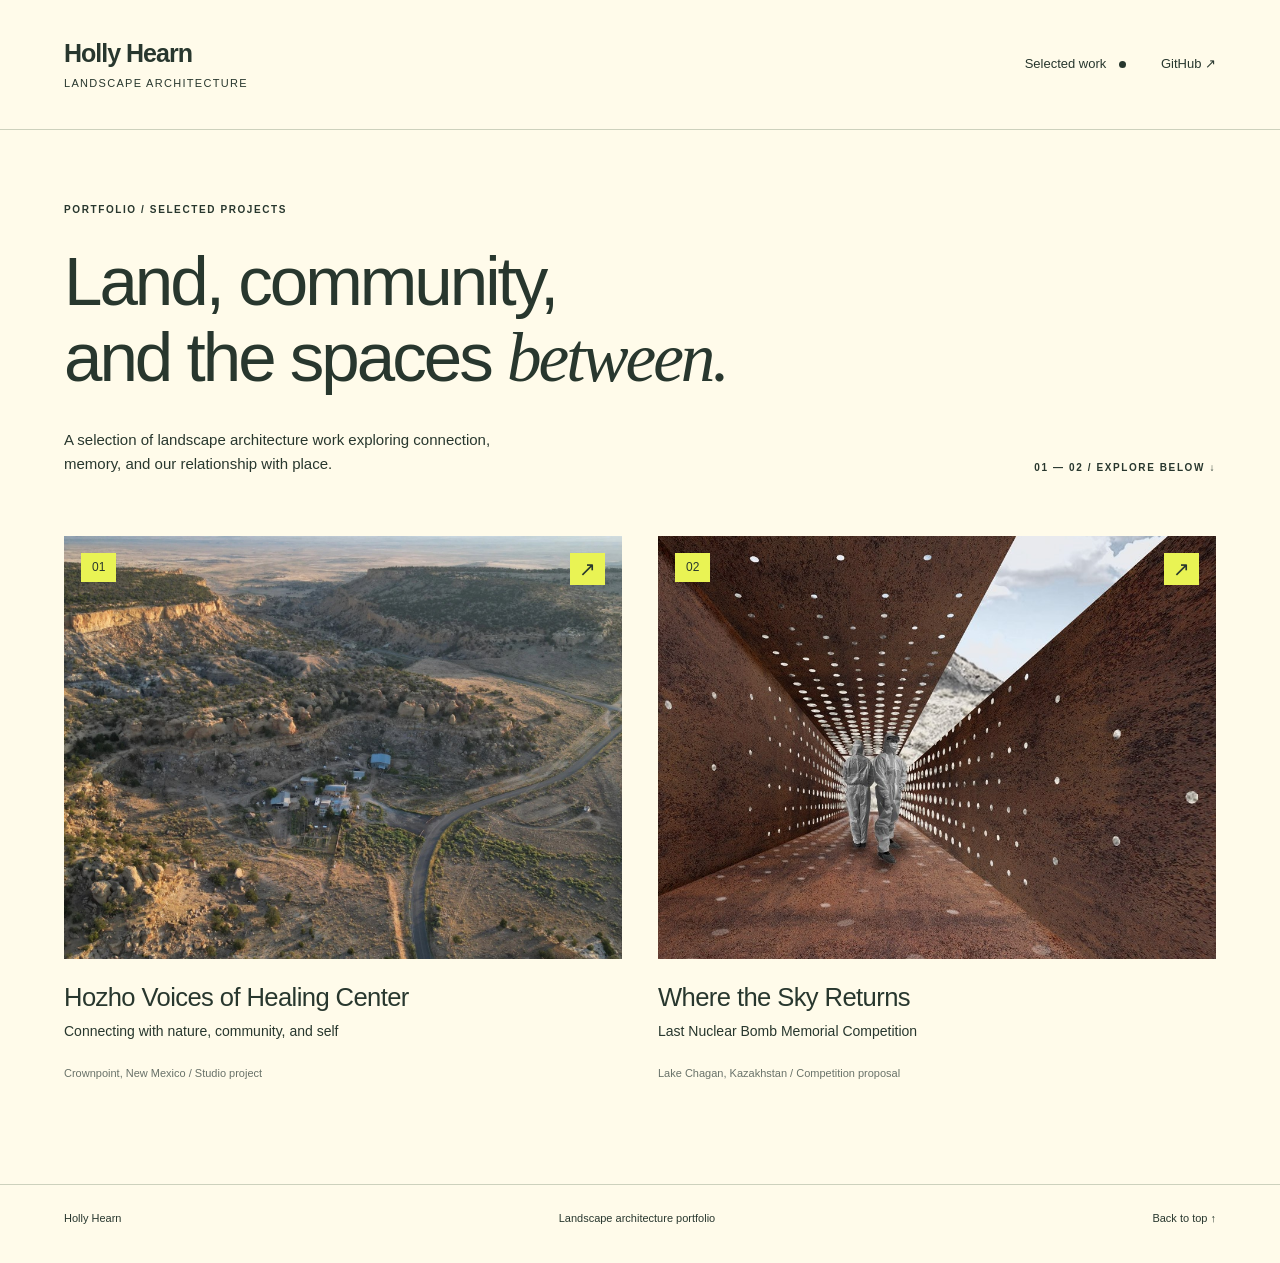
<file: index.html>
<!doctype html>
<html lang="en">
<head>
  <meta charset="utf-8">
  <meta name="viewport" content="width=device-width, initial-scale=1">
  <meta name="description" content="Selected landscape architecture projects by Holly Hearn.">
  <title>Holly Hearn — Selected Work</title>
  <link rel="stylesheet" href="styles.css">
</head>
<body>
  <a class="skip" href="#main">Skip to content</a>
  <header class="header"><a class="wordmark" href="index.html">Holly Hearn<span>Landscape architecture</span></a><nav aria-label="Main"><a href="index.html" aria-current="page">Selected work <span class="dot"></span></a><a href="https://github.com/hollyhearn">GitHub ↗</a></nav></header>
  <main id="main">
    <section class="intro"><p class="eyebrow">Portfolio / Selected projects</p><h1>Land, community,<br>and the spaces <em>between.</em></h1><div class="intro-bottom"><p>A selection of landscape architecture work exploring connection, memory, and our relationship with place.</p><span class="index-label">01 — 02 / Explore below ↓</span></div></section>
    <section class="project-grid" aria-label="Selected projects">
      <a class="project-card" href="hozho.html"><div class="card-image"><img src="assets/hozho-landscape.jpg" alt="The landscape surrounding Hozho Voices of Healing Center near Crownpoint, New Mexico" width="1960" height="1112"><span class="image-number">01</span><span class="image-arrow" aria-hidden="true">↗</span></div><div class="card-copy"><h2>Hozho Voices of Healing Center</h2><p>Connecting with nature, community, and self</p><span>Crownpoint, New Mexico / Studio project</span></div></a>
      <a class="project-card" href="where-the-sky-returns.html"><div class="card-image sky-cover"><img src="assets/sky-view-3.jpg" alt="A memorial passage with perforated steel walls opening toward the sky" width="946" height="1267"><span class="image-number">02</span><span class="image-arrow" aria-hidden="true">↗</span></div><div class="card-copy"><h2>Where the Sky Returns</h2><p>Last Nuclear Bomb Memorial Competition</p><span>Lake Chagan, Kazakhstan / Competition proposal</span></div></a>
    </section>
  </main>
  <footer><span>Holly Hearn</span><span>Landscape architecture portfolio</span><a href="#top" onclick="window.scrollTo({top:0,behavior:'smooth'});return false">Back to top ↑</a></footer>
</body>
</html>
</file>
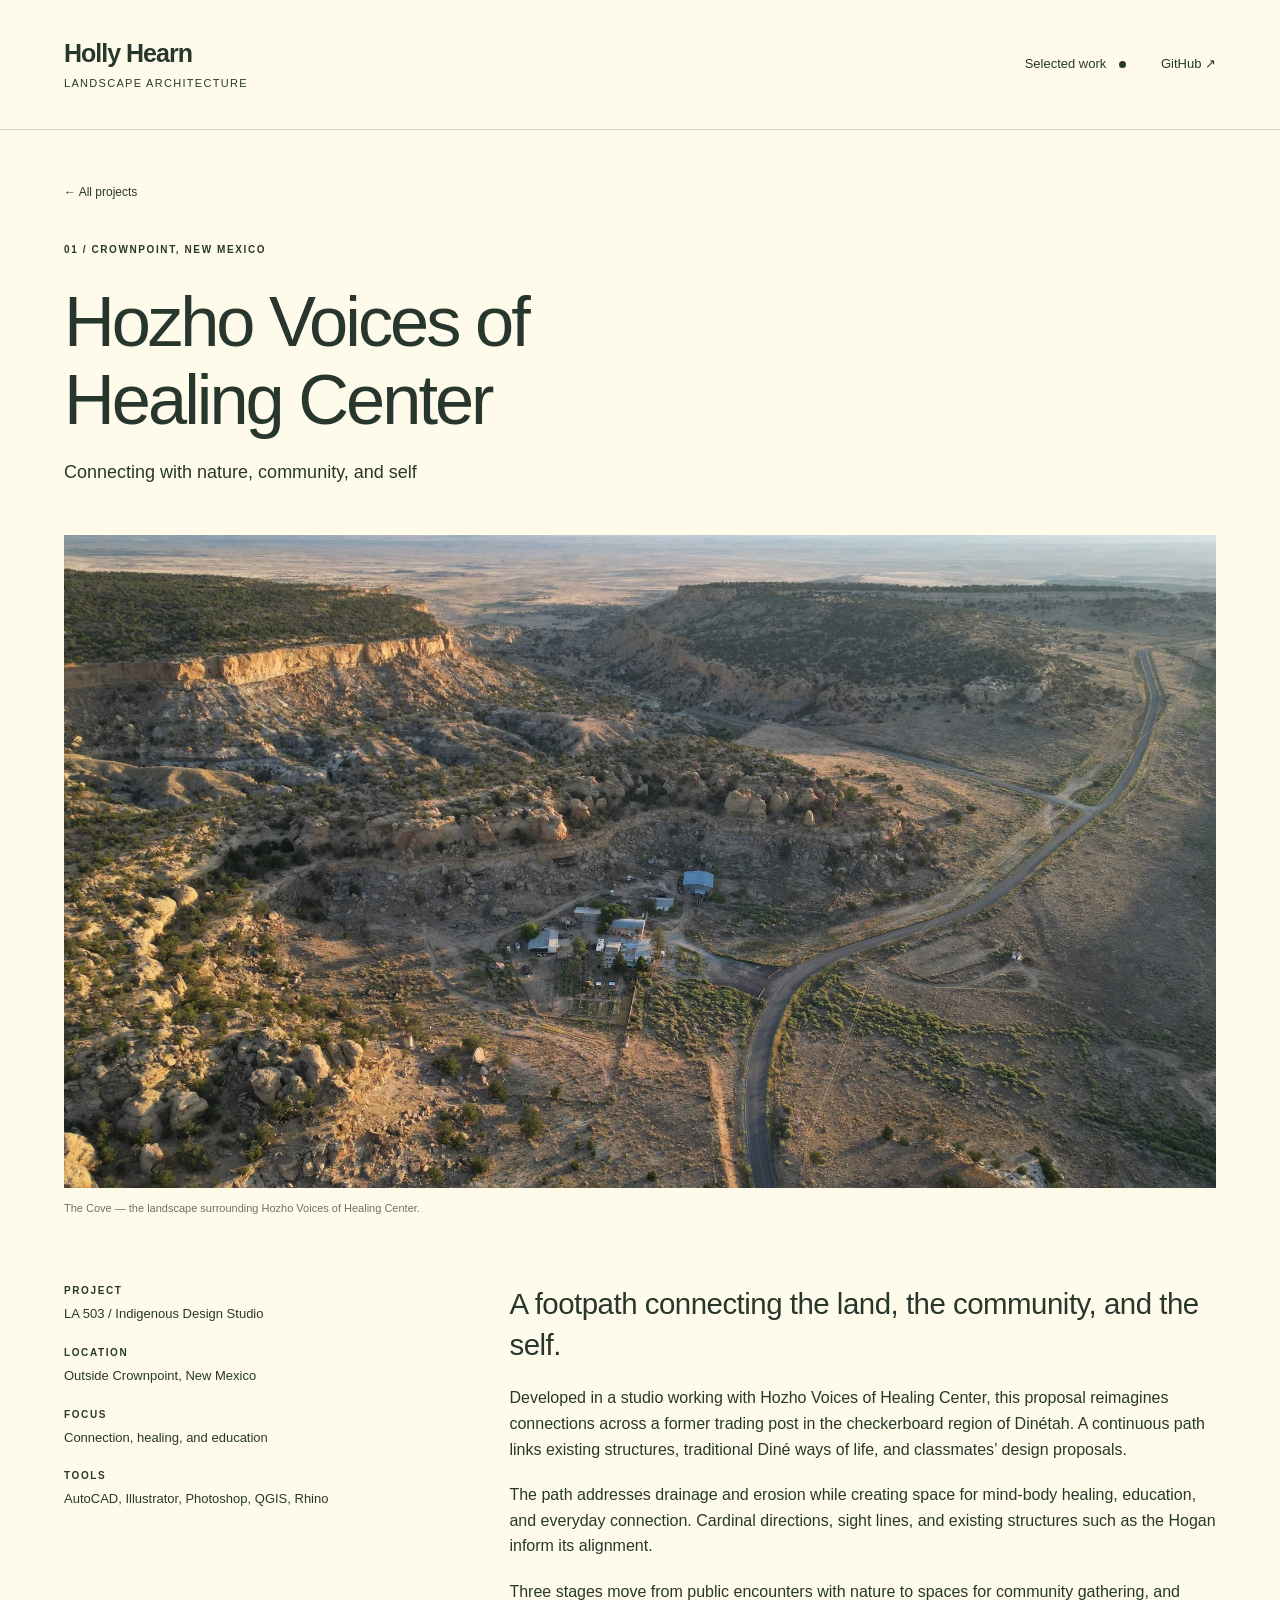
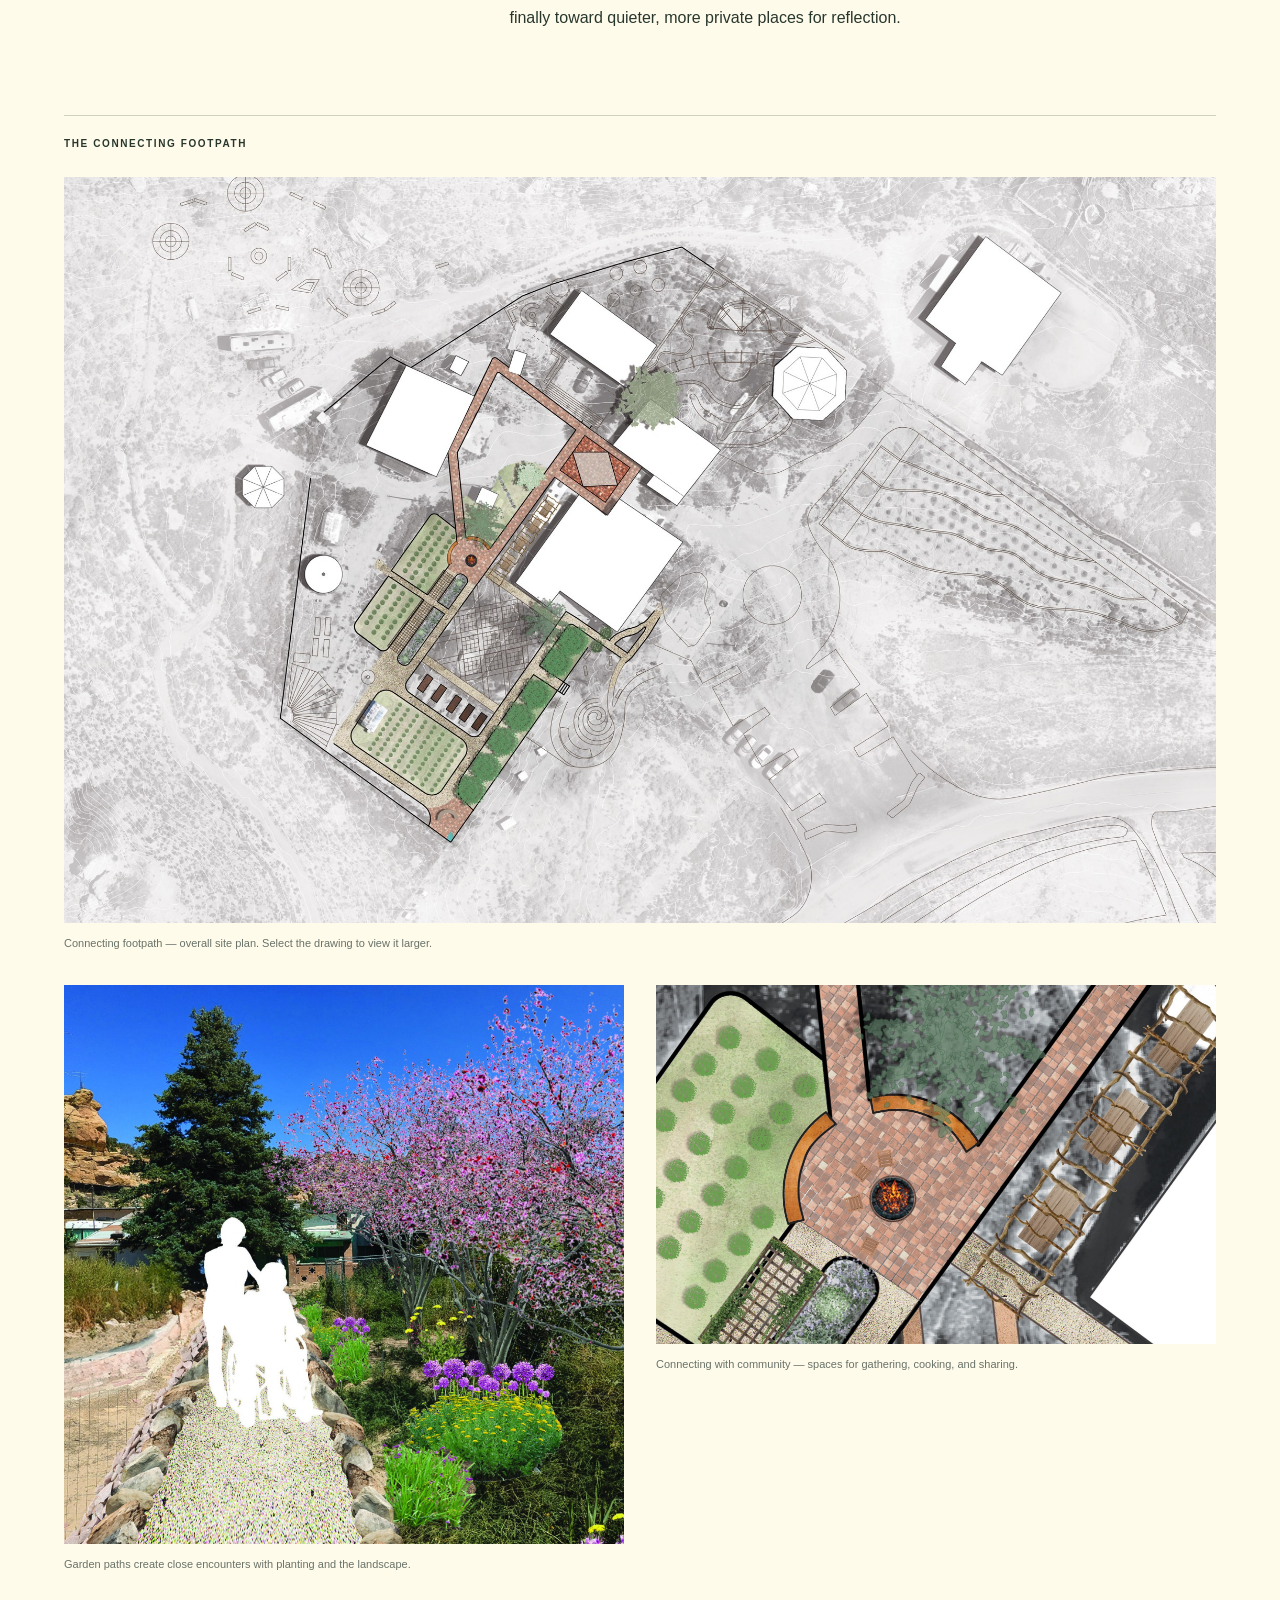
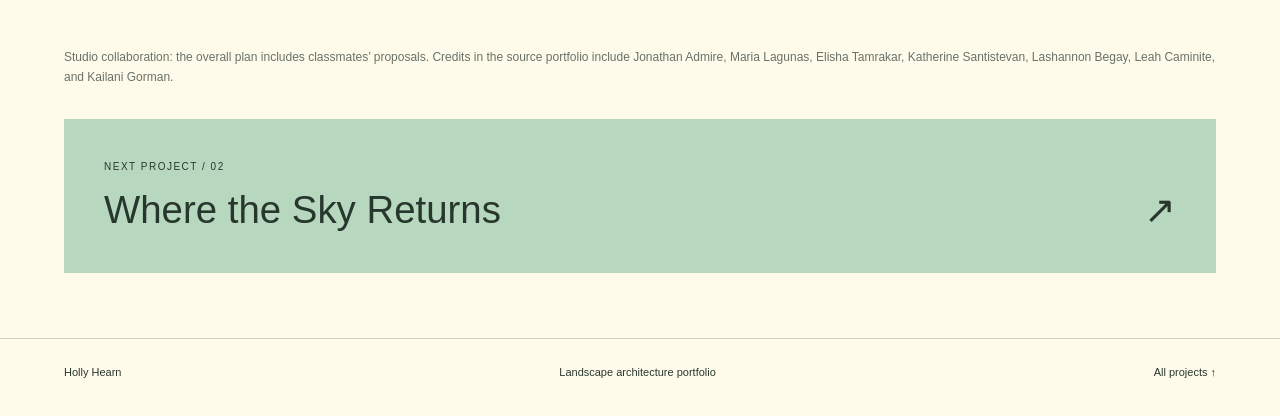
<file: hozho.html>
<!doctype html>
<html lang="en"><head><meta charset="utf-8"><meta name="viewport" content="width=device-width, initial-scale=1"><meta name="description" content="A connecting footpath for Hozho Voices of Healing Center, a landscape architecture studio proposal by Holly Hearn."><title>Hozho Voices of Healing Center — Holly Hearn</title><link rel="stylesheet" href="styles.css"></head>
<body><a class="skip" href="#main">Skip to content</a><header class="header"><a class="wordmark" href="index.html">Holly Hearn<span>Landscape architecture</span></a><nav aria-label="Main"><a href="index.html">Selected work <span class="dot"></span></a><a href="https://github.com/hollyhearn">GitHub ↗</a></nav></header>
<main id="main"><section class="project-heading"><a class="back" href="index.html">← All projects</a><p class="eyebrow">01 / Crownpoint, New Mexico</p><h1>Hozho Voices of<br>Healing Center</h1><p class="subtitle">Connecting with nature, community, and self</p></section>
<figure class="project-hero"><img src="assets/hozho-landscape.jpg" alt="An aerial view of the Cove and the landscape surrounding the healing center" width="1960" height="1112"><figcaption>The Cove — the landscape surrounding Hozho Voices of Healing Center.</figcaption></figure>
<section class="project-story" aria-label="About the project"><dl class="meta"><div><dt>Project</dt><dd>LA 503 / Indigenous Design Studio</dd></div><div><dt>Location</dt><dd>Outside Crownpoint, New Mexico</dd></div><div><dt>Focus</dt><dd>Connection, healing, and education</dd></div><div><dt>Tools</dt><dd>AutoCAD, Illustrator, Photoshop, QGIS, Rhino</dd></div></dl><div class="story"><p class="lead">A footpath connecting the land, the community, and the self.</p><p>Developed in a studio working with Hozho Voices of Healing Center, this proposal reimagines connections across a former trading post in the checkerboard region of Dinétah. A continuous path links existing structures, traditional Diné ways of life, and classmates’ design proposals.</p><p>The path addresses drainage and erosion while creating space for mind-body healing, education, and everyday connection. Cardinal directions, sight lines, and existing structures such as the Hogan inform its alignment.</p><p>Three stages move from public encounters with nature to spaces for community gathering, and finally toward quieter, more private places for reflection.</p></div></section>
<p class="section-label">The connecting footpath</p><section class="gallery" aria-label="Project drawings"><figure class="wide"><a href="assets/hozho-plan.jpg"><img src="assets/hozho-plan.jpg" alt="Overall site plan showing a connecting footpath among the center’s buildings, gardens, and gathering spaces" loading="lazy"></a><figcaption>Connecting footpath — overall site plan. Select the drawing to view it larger.</figcaption></figure><figure><img src="assets/hozho-community.jpg" alt="A garden path framed by flowering plants and trees" loading="lazy"><figcaption>Garden paths create close encounters with planting and the landscape.</figcaption></figure><figure><img src="assets/hozho-self.jpg" alt="A detailed plan of the cooking fire pit, gathering space, and adjacent garden" loading="lazy"><figcaption>Connecting with community — spaces for gathering, cooking, and sharing.</figcaption></figure></section>
<p class="project-note">Studio collaboration: the overall plan includes classmates’ proposals. Credits in the source portfolio include Jonathan Admire, Maria Lagunas, Elisha Tamrakar, Katherine Santistevan, Lashannon Begay, Leah Caminite, and Kailani Gorman.</p>
<a class="next-project" href="where-the-sky-returns.html"><small>Next project / 02</small><strong>Where the Sky Returns <span aria-hidden="true">↗</span></strong></a></main><footer><span>Holly Hearn</span><span>Landscape architecture portfolio</span><a href="index.html">All projects ↑</a></footer></body></html>
</file>
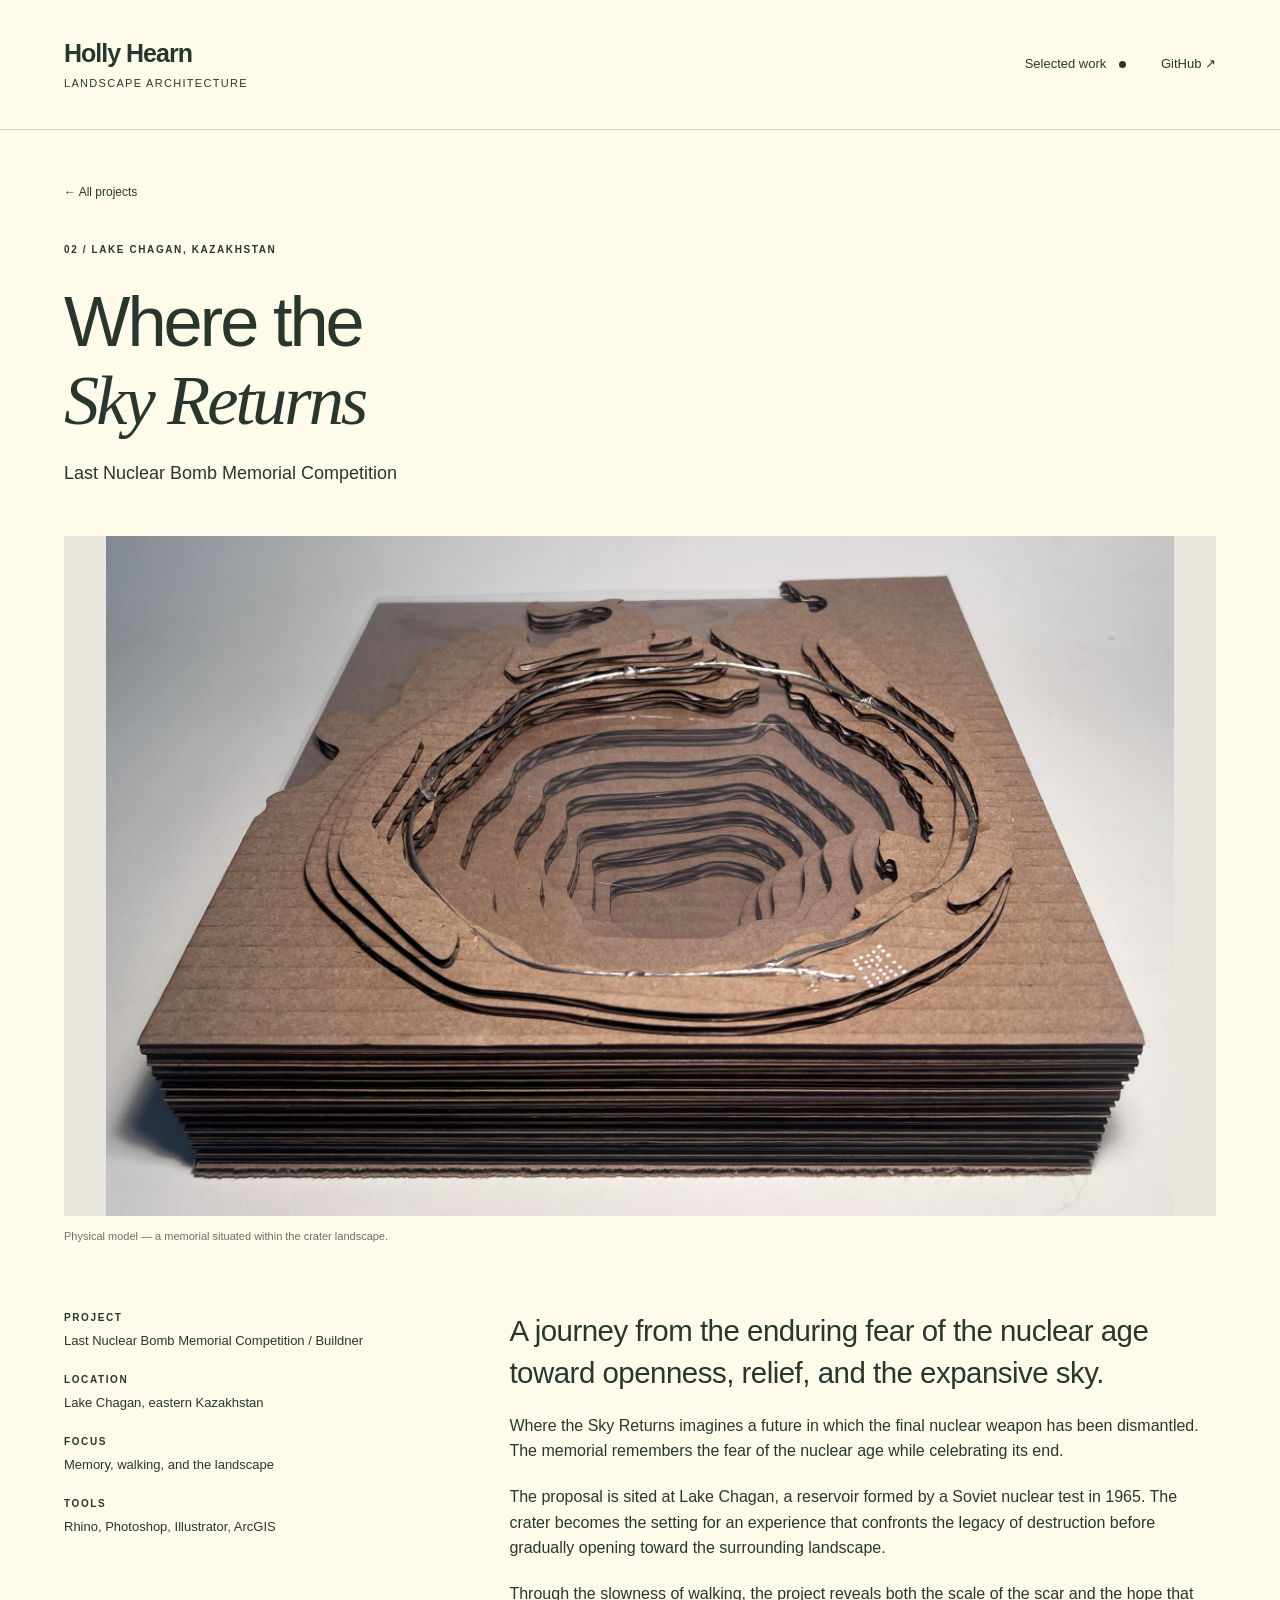
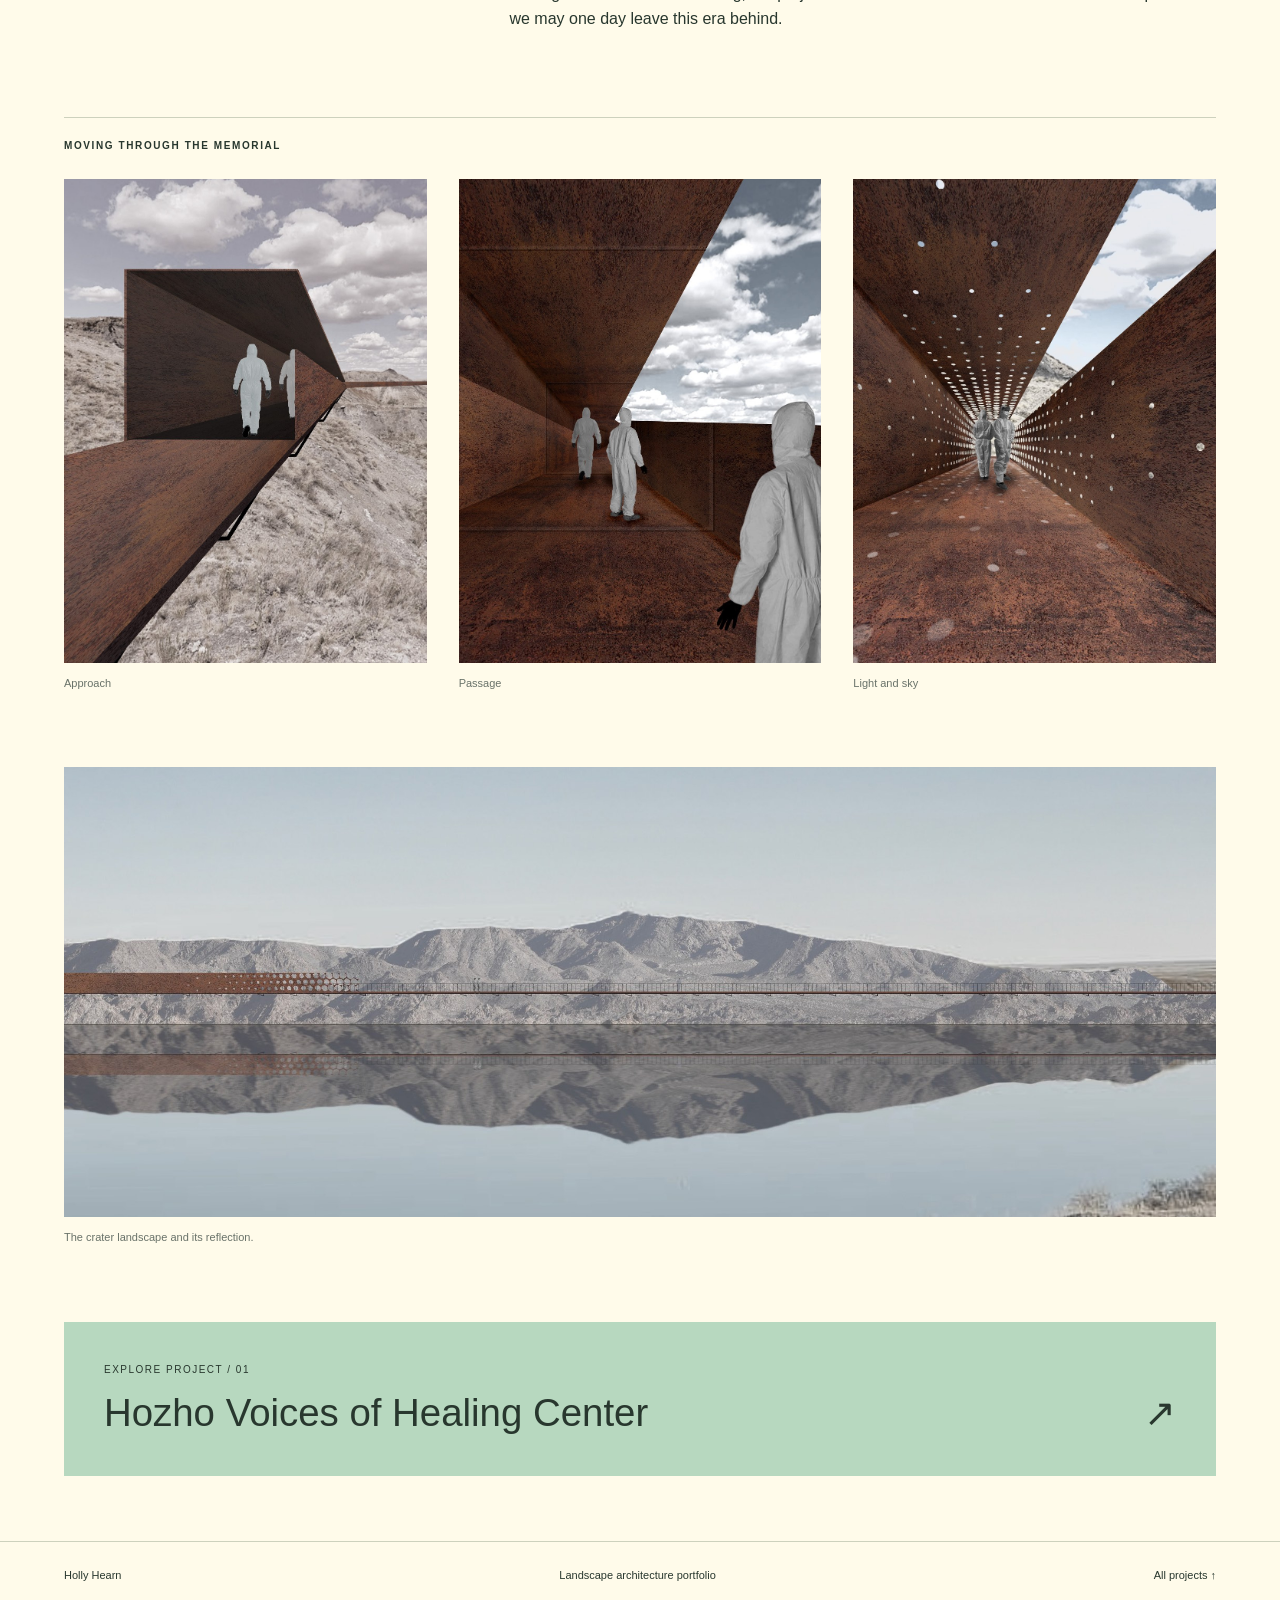
<file: where-the-sky-returns.html>
<!doctype html>
<html lang="en"><head><meta charset="utf-8"><meta name="viewport" content="width=device-width, initial-scale=1"><meta name="description" content="Where the Sky Returns, a proposal for the Last Nuclear Bomb Memorial Competition by Holly Hearn."><title>Where the Sky Returns — Holly Hearn</title><link rel="stylesheet" href="styles.css"></head>
<body><a class="skip" href="#main">Skip to content</a><header class="header"><a class="wordmark" href="index.html">Holly Hearn<span>Landscape architecture</span></a><nav aria-label="Main"><a href="index.html">Selected work <span class="dot"></span></a><a href="https://github.com/hollyhearn">GitHub ↗</a></nav></header>
<main id="main"><section class="project-heading"><a class="back" href="index.html">← All projects</a><p class="eyebrow">02 / Lake Chagan, Kazakhstan</p><h1>Where the<br><em>Sky Returns</em></h1><p class="subtitle">Last Nuclear Bomb Memorial Competition</p></section>
<figure class="project-hero model"><img src="assets/sky-hero.jpg" alt="A layered physical model showing a memorial route around a deep circular crater" width="2200" height="1401"><figcaption>Physical model — a memorial situated within the crater landscape.</figcaption></figure>
<section class="project-story" aria-label="About the project"><dl class="meta"><div><dt>Project</dt><dd>Last Nuclear Bomb Memorial Competition / Buildner</dd></div><div><dt>Location</dt><dd>Lake Chagan, eastern Kazakhstan</dd></div><div><dt>Focus</dt><dd>Memory, walking, and the landscape</dd></div><div><dt>Tools</dt><dd>Rhino, Photoshop, Illustrator, ArcGIS</dd></div></dl><div class="story"><p class="lead">A journey from the enduring fear of the nuclear age toward openness, relief, and the expansive sky.</p><p>Where the Sky Returns imagines a future in which the final nuclear weapon has been dismantled. The memorial remembers the fear of the nuclear age while celebrating its end.</p><p>The proposal is sited at Lake Chagan, a reservoir formed by a Soviet nuclear test in 1965. The crater becomes the setting for an experience that confronts the legacy of destruction before gradually opening toward the surrounding landscape.</p><p>Through the slowness of walking, the project reveals both the scale of the scar and the hope that we may one day leave this era behind.</p></div></section>
<p class="section-label">Moving through the memorial</p><section class="gallery three" aria-label="Memorial perspectives"><figure class="portrait"><a href="assets/sky-view-1.jpg"><img src="assets/sky-view-1.jpg" alt="Visitors approach an angular steel entrance set into the barren landscape" loading="lazy"></a><figcaption>Approach</figcaption></figure><figure class="portrait"><a href="assets/sky-view-2.jpg"><img src="assets/sky-view-2.jpg" alt="A visitor walks between tall steel walls beneath a narrow opening to the sky" loading="lazy"></a><figcaption>Passage</figcaption></figure><figure class="portrait"><a href="assets/sky-view-3.jpg"><img src="assets/sky-view-3.jpg" alt="Light enters a passage through perforations in the steel walls" loading="lazy"></a><figcaption>Light and sky</figcaption></figure></section>
<section class="gallery" aria-label="Landscape studies"><figure class="wide"><a href="assets/sky-section.jpg"><img src="assets/sky-section.jpg" alt="A panoramic landscape study of the crater edge and its reflection in the water" loading="lazy"></a><figcaption>The crater landscape and its reflection.</figcaption></figure></section>
<a class="next-project" href="hozho.html"><small>Explore project / 01</small><strong>Hozho Voices of Healing Center <span aria-hidden="true">↗</span></strong></a></main><footer><span>Holly Hearn</span><span>Landscape architecture portfolio</span><a href="index.html">All projects ↑</a></footer></body></html>
</file>
<file: styles.css>
:root{--cream:#fffbea;--ink:#28372e;--green:#b7d8bf;--yellow:#e9f354;--muted:#697269;--line:#cdd1bd}*{box-sizing:border-box}html{scroll-behavior:smooth}body{margin:0;background:var(--cream);color:var(--ink);font-family:Avenir,"Avenir Next","Segoe UI",sans-serif;font-size:16px;line-height:1.6}a{color:inherit}img{display:block;width:100%;height:auto}.header,main,footer{max-width:1600px;margin:auto;padding-left:5%;padding-right:5%}.header{min-height:130px;display:flex;align-items:center;justify-content:space-between;border-bottom:1px solid var(--line);gap:24px}.wordmark{text-decoration:none;font-size:25px;font-weight:600;letter-spacing:-1px;line-height:1.2}.wordmark span{display:block;font-size:11px;font-weight:400;letter-spacing:1.3px;text-transform:uppercase;margin-top:9px}nav{display:flex;gap:35px;font-size:13px}nav a{text-decoration:none}.dot{display:inline-block;width:7px;height:7px;background:var(--ink);border-radius:50%;margin-left:9px}.intro{padding:72px 0 60px}.eyebrow,.index-label,.meta dt,.section-label{text-transform:uppercase;letter-spacing:1.6px;font-size:10px;font-weight:600}.eyebrow{margin:0 0 25px}h1{font-size:clamp(40px,5.4vw,82px);font-weight:400;line-height:1.1;letter-spacing:-3px;margin:0;max-width:1100px}h1 em{font-family:Georgia,serif;font-weight:400}.intro-bottom{display:flex;justify-content:space-between;align-items:flex-end;gap:25px;margin-top:32px}.intro-bottom p{font-size:15px;max-width:440px;margin:0}.index-label{white-space:nowrap}.project-grid{display:grid;grid-template-columns:1fr 1fr;gap:36px;padding-bottom:100px}.project-card{text-decoration:none}.card-image{position:relative;overflow:hidden;background:var(--green);aspect-ratio:1.32}.card-image>img{height:100%;object-fit:cover;transition:transform .5s}.project-card:hover .card-image>img{transform:scale(1.035)}.sky-cover>img{object-position:50% 47%}.image-number,.image-arrow{position:absolute;top:17px;background:var(--yellow);padding:5px 11px;font-size:12px}.image-number{left:17px}.image-arrow{right:17px;font-size:20px;padding:0 9px}.card-copy{padding:22px 0 0;border-top:1px solid transparent}h2{font-weight:500;font-size:clamp(21px,2vw,29px);line-height:1.2;letter-spacing:-.6px;margin:0 0 8px}.card-copy p{font-size:14px;margin:0 0 16px}.card-copy>span{font-size:11px;color:var(--muted)}footer{border-top:1px solid var(--line);padding-top:25px;padding-bottom:35px;display:flex;justify-content:space-between;gap:15px;font-size:11px}footer a{text-decoration:none}.skip{position:absolute;left:12px;top:-100px;padding:10px;background:var(--yellow);z-index:5}.skip:focus{top:10px}a:focus-visible,button:focus-visible{outline:3px solid #748524;outline-offset:5px}.project-heading{padding:48px 0}.back{font-size:12px;text-decoration:none;display:inline-block;margin-bottom:40px}.project-heading h1{font-size:clamp(40px,5.5vw,78px);max-width:1050px}.subtitle{font-size:18px;margin:20px 0 0}.project-hero{margin:0 0 65px}.project-hero img{max-height:760px;object-fit:cover}.project-hero.model img{object-fit:contain;background:#e9e7dd;max-height:680px}.project-story{display:grid;grid-template-columns:1fr 2fr;gap:8%;margin-bottom:65px}.meta{margin:0}.meta div{padding:0 0 20px}.meta dt{margin-bottom:5px}.meta dd{margin:0;font-size:13px}.story p{margin:0 0 20px;max-width:740px}.story .lead{font-size:clamp(21px,2.3vw,30px);line-height:1.4;letter-spacing:-.5px}.gallery{display:grid;grid-template-columns:1fr 1fr;gap:32px;margin-bottom:75px}.gallery figure{margin:0}.gallery .wide{grid-column:1/-1}.gallery img{background:#eeefdf;object-fit:contain}.gallery figcaption,.project-hero figcaption{font-size:11px;color:var(--muted);margin-top:12px}.gallery .portrait img{aspect-ratio:3/4;object-fit:cover}.gallery.three{grid-template-columns:repeat(3,1fr)}.next-project{background:var(--green);padding:40px;display:block;text-decoration:none;margin:0 0 65px}.next-project small{display:block;font-size:10px;letter-spacing:1.5px;text-transform:uppercase;margin-bottom:12px}.next-project strong{font-weight:400;font-size:clamp(22px,3vw,40px);line-height:1.2}.next-project strong span{float:right}.section-label{border-top:1px solid var(--line);padding-top:20px;margin:0 0 25px}.project-note{font-size:12px;color:var(--muted);margin-bottom:32px}@media(min-width:1600px){.header,main,footer{padding-left:80px;padding-right:80px}}@media(max-width:700px){.header{min-height:100px}.wordmark{font-size:22px}.wordmark span{font-size:9px}nav{gap:15px;font-size:11px}nav a:last-child{display:none}.intro{padding:45px 0 35px}h1{letter-spacing:-1.8px}.intro-bottom{display:block}.index-label{display:block;margin-top:24px}.project-grid{grid-template-columns:1fr;gap:40px;padding-bottom:55px}.card-image{aspect-ratio:1.3}.card-copy{padding-top:16px}.project-heading{padding-top:30px}.back{margin-bottom:28px}.project-story{grid-template-columns:1fr;gap:20px}.meta{display:grid;grid-template-columns:1fr 1fr;gap:12px}.project-hero{margin-bottom:35px}.gallery{gap:20px;grid-template-columns:1fr}.gallery.three{grid-template-columns:1fr}.gallery .wide{grid-column:auto}.next-project{padding:25px}footer{flex-wrap:wrap}footer span:nth-child(2){display:none}}@media(prefers-reduced-motion:reduce){html{scroll-behavior:auto}.card-image>img{transition:none}}
</file>
